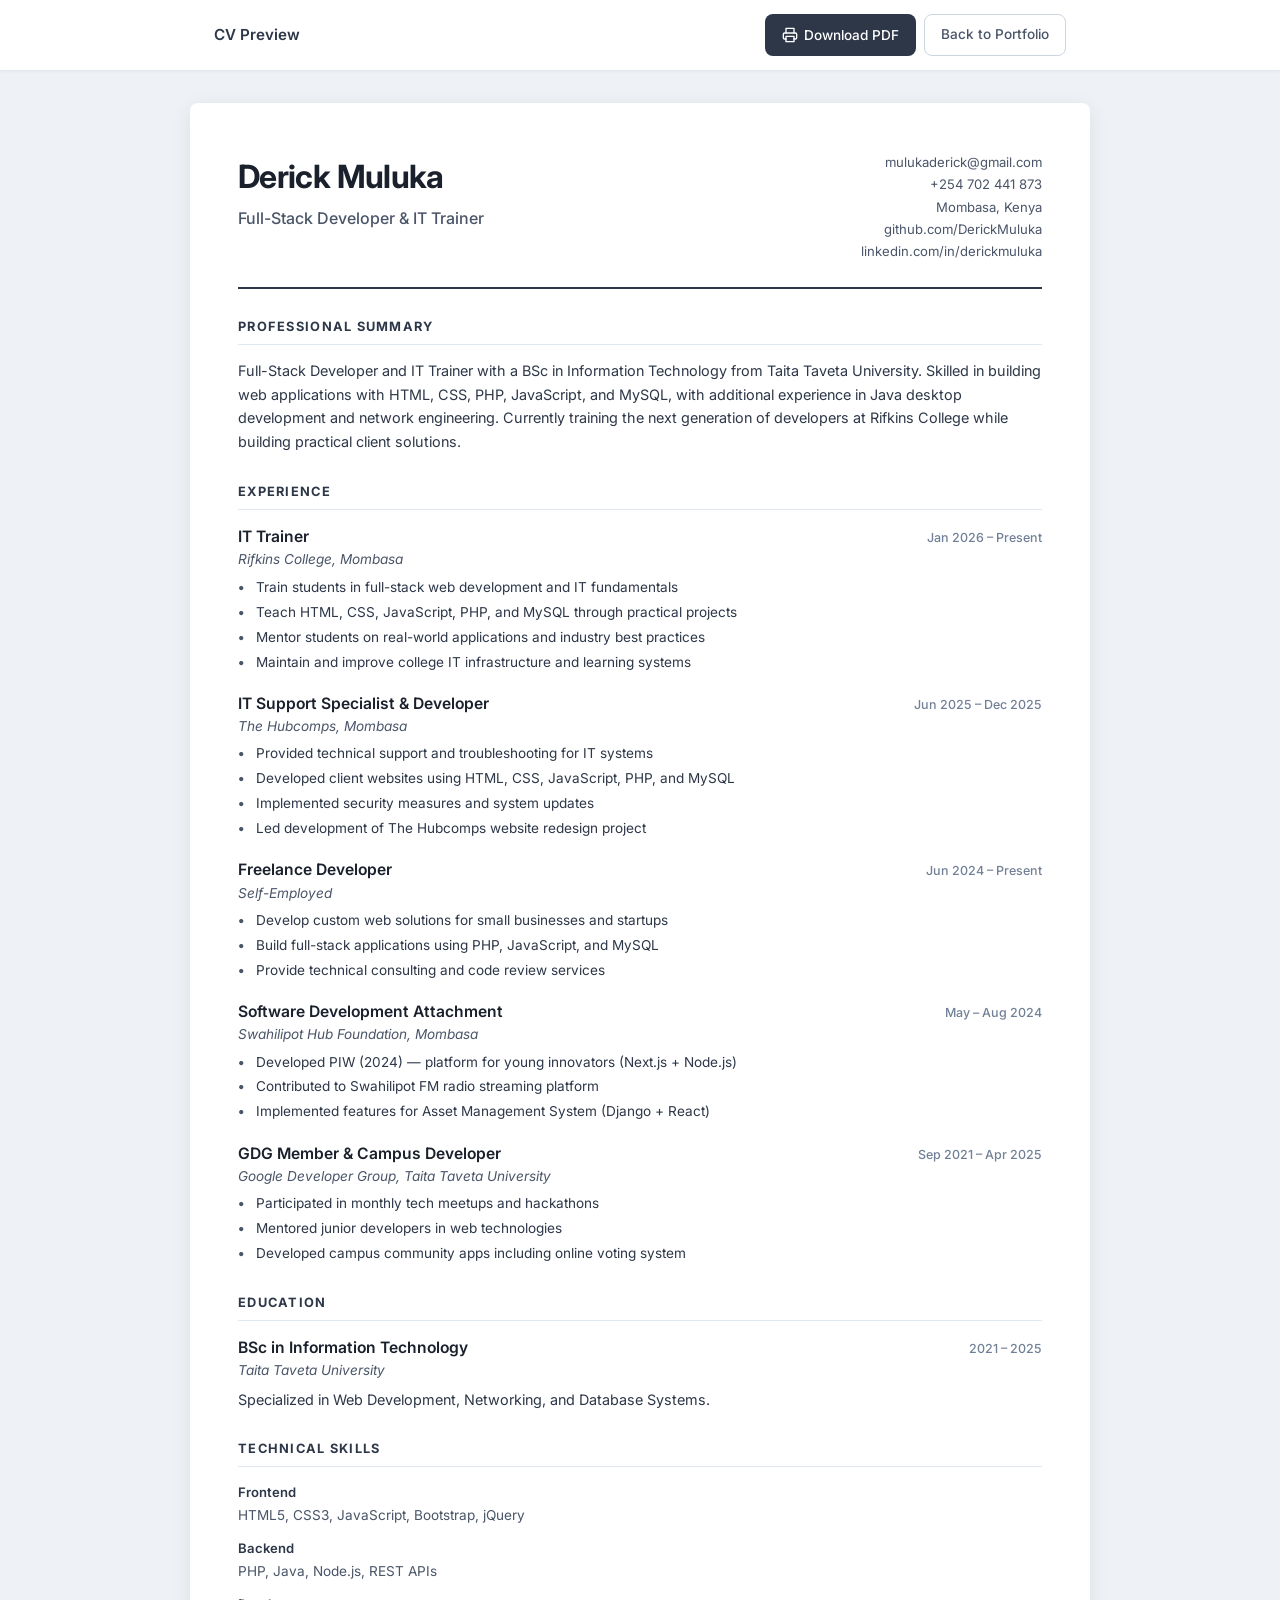
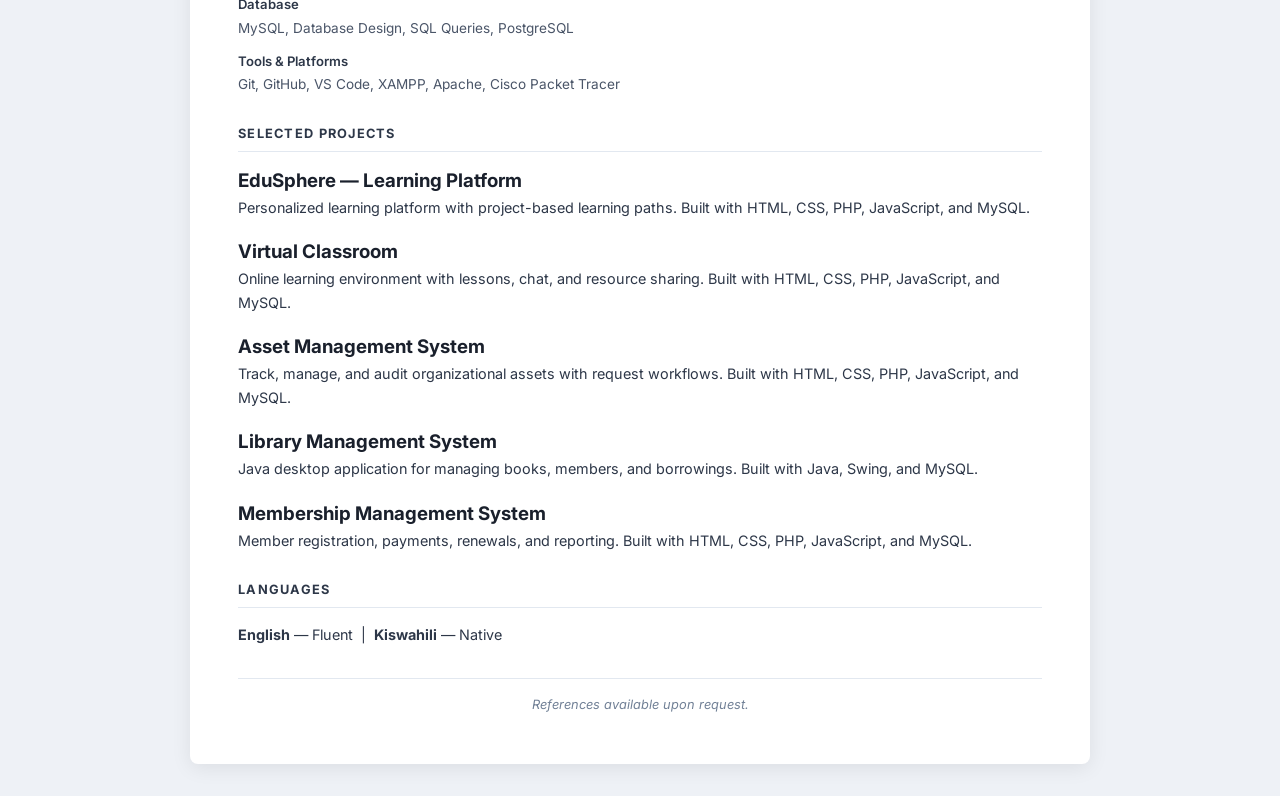
<file: cv.html>
<!DOCTYPE html>
<html lang="en">
<head>
    <meta charset="UTF-8">
    <meta name="viewport" content="width=device-width, initial-scale=1.0">
    <title>Derick Muluka — Curriculum Vitae</title>
    <meta name="description" content="Curriculum Vitae of Derick Muluka, Full-Stack Developer & IT Trainer.">
    <link rel="preconnect" href="https://fonts.googleapis.com">
    <link rel="preconnect" href="https://fonts.gstatic.com" crossorigin>
    <link href="https://fonts.googleapis.com/css2?family=Inter:wght@400;500;600;700&display=swap" rel="stylesheet">
    <link rel="stylesheet" href="css/pages/cv.css">
</head>
<body>
    <div class="cv-toolbar no-print">
        <div class="cv-toolbar-inner">
            <span class="cv-toolbar-title">CV Preview</span>
            <div class="cv-toolbar-actions">
                <button class="cv-btn cv-btn-primary" id="printBtn">
                    <svg width="16" height="16" viewBox="0 0 24 24" fill="none" stroke="currentColor" stroke-width="2" stroke-linecap="round" stroke-linejoin="round"><polyline points="6 9 6 2 18 2 18 9"/><path d="M6 18H4a2 2 0 0 1-2-2v-5a2 2 0 0 1 2-2h16a2 2 0 0 1 2 2v5a2 2 0 0 1-2 2h-2"/><rect x="6" y="14" width="12" height="8"/></svg>
                    Download PDF
                </button>
                <a href="index.html" class="cv-btn cv-btn-outline">Back to Portfolio</a>
            </div>
        </div>
    </div>

    <main class="cv-page" id="cvPage">
        <header class="cv-header">
            <div class="cv-header-main">
                <h1 class="cv-name">Derick Muluka</h1>
                <p class="cv-role">Full-Stack Developer & IT Trainer</p>
            </div>
            <div class="cv-header-contact">
                <p>mulukaderick@gmail.com</p>
                <p>+254 702 441 873</p>
                <p>Mombasa, Kenya</p>
                <p>github.com/DerickMuluka</p>
                <p>linkedin.com/in/derickmuluka</p>
            </div>
        </header>

        <section class="cv-section">
            <h2 class="cv-section-title">Professional Summary</h2>
            <p class="cv-text">
                Full-Stack Developer and IT Trainer with a BSc in Information Technology from Taita Taveta University. Skilled in building web applications with HTML, CSS, PHP, JavaScript, and MySQL, with additional experience in Java desktop development and network engineering. Currently training the next generation of developers at Rifkins College while building practical client solutions.
            </p>
        </section>

        <section class="cv-section">
            <h2 class="cv-section-title">Experience</h2>

            <div class="cv-item">
                <div class="cv-item-head">
                    <h3>IT Trainer</h3>
                    <span class="cv-item-date">Jan 2026 – Present</span>
                </div>
                <p class="cv-item-sub">Rifkins College, Mombasa</p>
                <ul class="cv-list">
                    <li>Train students in full-stack web development and IT fundamentals</li>
                    <li>Teach HTML, CSS, JavaScript, PHP, and MySQL through practical projects</li>
                    <li>Mentor students on real-world applications and industry best practices</li>
                    <li>Maintain and improve college IT infrastructure and learning systems</li>
                </ul>
            </div>

            <div class="cv-item">
                <div class="cv-item-head">
                    <h3>IT Support Specialist & Developer</h3>
                    <span class="cv-item-date">Jun 2025 – Dec 2025</span>
                </div>
                <p class="cv-item-sub">The Hubcomps, Mombasa</p>
                <ul class="cv-list">
                    <li>Provided technical support and troubleshooting for IT systems</li>
                    <li>Developed client websites using HTML, CSS, JavaScript, PHP, and MySQL</li>
                    <li>Implemented security measures and system updates</li>
                    <li>Led development of The Hubcomps website redesign project</li>
                </ul>
            </div>

            <div class="cv-item">
                <div class="cv-item-head">
                    <h3>Freelance Developer</h3>
                    <span class="cv-item-date">Jun 2024 – Present</span>
                </div>
                <p class="cv-item-sub">Self-Employed</p>
                <ul class="cv-list">
                    <li>Develop custom web solutions for small businesses and startups</li>
                    <li>Build full-stack applications using PHP, JavaScript, and MySQL</li>
                    <li>Provide technical consulting and code review services</li>
                </ul>
            </div>

            <div class="cv-item">
                <div class="cv-item-head">
                    <h3>Software Development Attachment</h3>
                    <span class="cv-item-date">May – Aug 2024</span>
                </div>
                <p class="cv-item-sub">Swahilipot Hub Foundation, Mombasa</p>
                <ul class="cv-list">
                    <li>Developed PIW (2024) — platform for young innovators (Next.js + Node.js)</li>
                    <li>Contributed to Swahilipot FM radio streaming platform</li>
                    <li>Implemented features for Asset Management System (Django + React)</li>
                </ul>
            </div>

            <div class="cv-item">
                <div class="cv-item-head">
                    <h3>GDG Member & Campus Developer</h3>
                    <span class="cv-item-date">Sep 2021 – Apr 2025</span>
                </div>
                <p class="cv-item-sub">Google Developer Group, Taita Taveta University</p>
                <ul class="cv-list">
                    <li>Participated in monthly tech meetups and hackathons</li>
                    <li>Mentored junior developers in web technologies</li>
                    <li>Developed campus community apps including online voting system</li>
                </ul>
            </div>
        </section>

        <section class="cv-section">
            <h2 class="cv-section-title">Education</h2>
            <div class="cv-item">
                <div class="cv-item-head">
                    <h3>BSc in Information Technology</h3>
                    <span class="cv-item-date">2021 – 2025</span>
                </div>
                <p class="cv-item-sub">Taita Taveta University</p>
                <p class="cv-text">Specialized in Web Development, Networking, and Database Systems.</p>
            </div>
        </section>

        <section class="cv-section">
            <h2 class="cv-section-title">Technical Skills</h2>
            <div class="cv-skills">
                <div class="cv-skill-group">
                    <h4>Frontend</h4>
                    <p>HTML5, CSS3, JavaScript, Bootstrap, jQuery</p>
                </div>
                <div class="cv-skill-group">
                    <h4>Backend</h4>
                    <p>PHP, Java, Node.js, REST APIs</p>
                </div>
                <div class="cv-skill-group">
                    <h4>Database</h4>
                    <p>MySQL, Database Design, SQL Queries, PostgreSQL</p>
                </div>
                <div class="cv-skill-group">
                    <h4>Tools & Platforms</h4>
                    <p>Git, GitHub, VS Code, XAMPP, Apache, Cisco Packet Tracer</p>
                </div>
            </div>
        </section>

        <section class="cv-section">
            <h2 class="cv-section-title">Selected Projects</h2>
            <div class="cv-item">
                <h3>EduSphere — Learning Platform</h3>
                <p class="cv-text">Personalized learning platform with project-based learning paths. Built with HTML, CSS, PHP, JavaScript, and MySQL.</p>
            </div>
            <div class="cv-item">
                <h3>Virtual Classroom</h3>
                <p class="cv-text">Online learning environment with lessons, chat, and resource sharing. Built with HTML, CSS, PHP, JavaScript, and MySQL.</p>
            </div>
            <div class="cv-item">
                <h3>Asset Management System</h3>
                <p class="cv-text">Track, manage, and audit organizational assets with request workflows. Built with HTML, CSS, PHP, JavaScript, and MySQL.</p>
            </div>
            <div class="cv-item">
                <h3>Library Management System</h3>
                <p class="cv-text">Java desktop application for managing books, members, and borrowings. Built with Java, Swing, and MySQL.</p>
            </div>
            <div class="cv-item">
                <h3>Membership Management System</h3>
                <p class="cv-text">Member registration, payments, renewals, and reporting. Built with HTML, CSS, PHP, JavaScript, and MySQL.</p>
            </div>
        </section>

        <section class="cv-section">
            <h2 class="cv-section-title">Languages</h2>
            <p class="cv-text"><strong>English</strong> — Fluent &nbsp;|&nbsp; <strong>Kiswahili</strong> — Native</p>
        </section>

        <footer class="cv-footer">
            <p>References available upon request.</p>
        </footer>
    </main>

    <script>
        document.getElementById('printBtn').addEventListener('click', () => window.print());
    </script>
</body>
</html>
</file>
<file: css/pages/cv.css>
* { margin: 0; padding: 0; box-sizing: border-box; }

body {
    font-family: 'Inter', -apple-system, BlinkMacSystemFont, sans-serif;
    background: #eef1f6;
    color: #1a202c;
    line-height: 1.6;
    -webkit-font-smoothing: antialiased;
}

.cv-toolbar {
    position: sticky;
    top: 0;
    background: #ffffff;
    border-bottom: 1px solid #e2e8f0;
    box-shadow: 0 1px 3px rgba(0, 0, 0, 0.04);
    z-index: 100;
}

.cv-toolbar-inner {
    max-width: 900px;
    margin: 0 auto;
    padding: 0.9rem 1.5rem;
    display: flex;
    align-items: center;
    justify-content: space-between;
    gap: 1rem;
}

.cv-toolbar-title { font-weight: 600; font-size: 0.95rem; color: #2d3748; }
.cv-toolbar-actions { display: flex; gap: 0.5rem; }

.cv-btn {
    display: inline-flex;
    align-items: center;
    gap: 0.4rem;
    padding: 0.55rem 1rem;
    font-size: 0.85rem;
    font-weight: 500;
    border-radius: 8px;
    border: 1px solid transparent;
    cursor: pointer;
    text-decoration: none;
    transition: all 0.2s ease;
    font-family: inherit;
}

.cv-btn-primary { background: #2d3748; color: #ffffff; }
.cv-btn-primary:hover { background: #1a202c; }
.cv-btn-outline { background: transparent; color: #4a5568; border-color: #cbd5e0; }
.cv-btn-outline:hover { background: #f7fafc; border-color: #a0aec0; }

.cv-page {
    max-width: 900px;
    margin: 2rem auto;
    background: #ffffff;
    padding: 3rem;
    border-radius: 8px;
    box-shadow: 0 4px 20px rgba(0, 0, 0, 0.08);
}

.cv-header {
    display: grid;
    grid-template-columns: 1fr auto;
    gap: 2rem;
    padding-bottom: 1.5rem;
    border-bottom: 2px solid #2d3748;
    margin-bottom: 1.75rem;
}

.cv-name { font-size: 2rem; font-weight: 700; color: #1a202c; letter-spacing: -0.02em; margin-bottom: 0.25rem; }
.cv-role { font-size: 1rem; color: #4a5568; font-weight: 500; }
.cv-header-contact { text-align: right; font-size: 0.82rem; color: #4a5568; line-height: 1.7; }

.cv-section { margin-bottom: 1.75rem; }

.cv-section-title {
    font-size: 0.8rem;
    font-weight: 700;
    color: #2d3748;
    text-transform: uppercase;
    letter-spacing: 0.1em;
    padding-bottom: 0.4rem;
    border-bottom: 1px solid #e2e8f0;
    margin-bottom: 0.9rem;
}

.cv-text { font-size: 0.9rem; color: #2d3748; line-height: 1.65; }
.cv-item { margin-bottom: 1.1rem; }
.cv-item:last-child { margin-bottom: 0; }

.cv-item-head { display: flex; justify-content: space-between; align-items: baseline; gap: 1rem; flex-wrap: wrap; }
.cv-item-head h3 { font-size: 0.98rem; font-weight: 600; color: #1a202c; }
.cv-item-date { font-size: 0.78rem; color: #718096; font-weight: 500; white-space: nowrap; }
.cv-item-sub { font-size: 0.85rem; color: #4a5568; font-style: italic; margin-bottom: 0.35rem; }
.cv-list { list-style: none; padding-left: 0; }

.cv-list li {
    position: relative;
    padding-left: 1.1rem;
    font-size: 0.85rem;
    color: #2d3748;
    line-height: 1.6;
    margin-bottom: 0.2rem;
}

.cv-list li::before { content: '•'; position: absolute; left: 0; color: #4a5568; font-weight: 700; }

.cv-skills { display: grid; gap: 0.7rem; }
.cv-skill-group h4 { font-size: 0.82rem; font-weight: 600; color: #2d3748; margin-bottom: 0.15rem; }
.cv-skill-group p { font-size: 0.85rem; color: #4a5568; line-height: 1.6; }

.cv-footer {
    margin-top: 2rem;
    padding-top: 1rem;
    border-top: 1px solid #e2e8f0;
    font-size: 0.8rem;
    color: #718096;
    text-align: center;
    font-style: italic;
}

@media print {
    body { background: #ffffff; }
    .no-print { display: none !important; }
    .cv-page { max-width: 100%; margin: 0; padding: 1.2cm 1.5cm; box-shadow: none; border-radius: 0; }
    .cv-section, .cv-item { page-break-inside: avoid; }
    @page { size: A4; margin: 0; }
}

@media (max-width: 700px) {
    .cv-toolbar-inner { flex-direction: column; align-items: stretch; text-align: center; }
    .cv-toolbar-actions { justify-content: center; }
    .cv-page { margin: 1rem; padding: 1.5rem; }
    .cv-header { grid-template-columns: 1fr; gap: 1rem; }
    .cv-header-contact { text-align: left; }
    .cv-name { font-size: 1.6rem; }
    .cv-item-head { flex-direction: column; gap: 0.2rem; }
}
</file>
